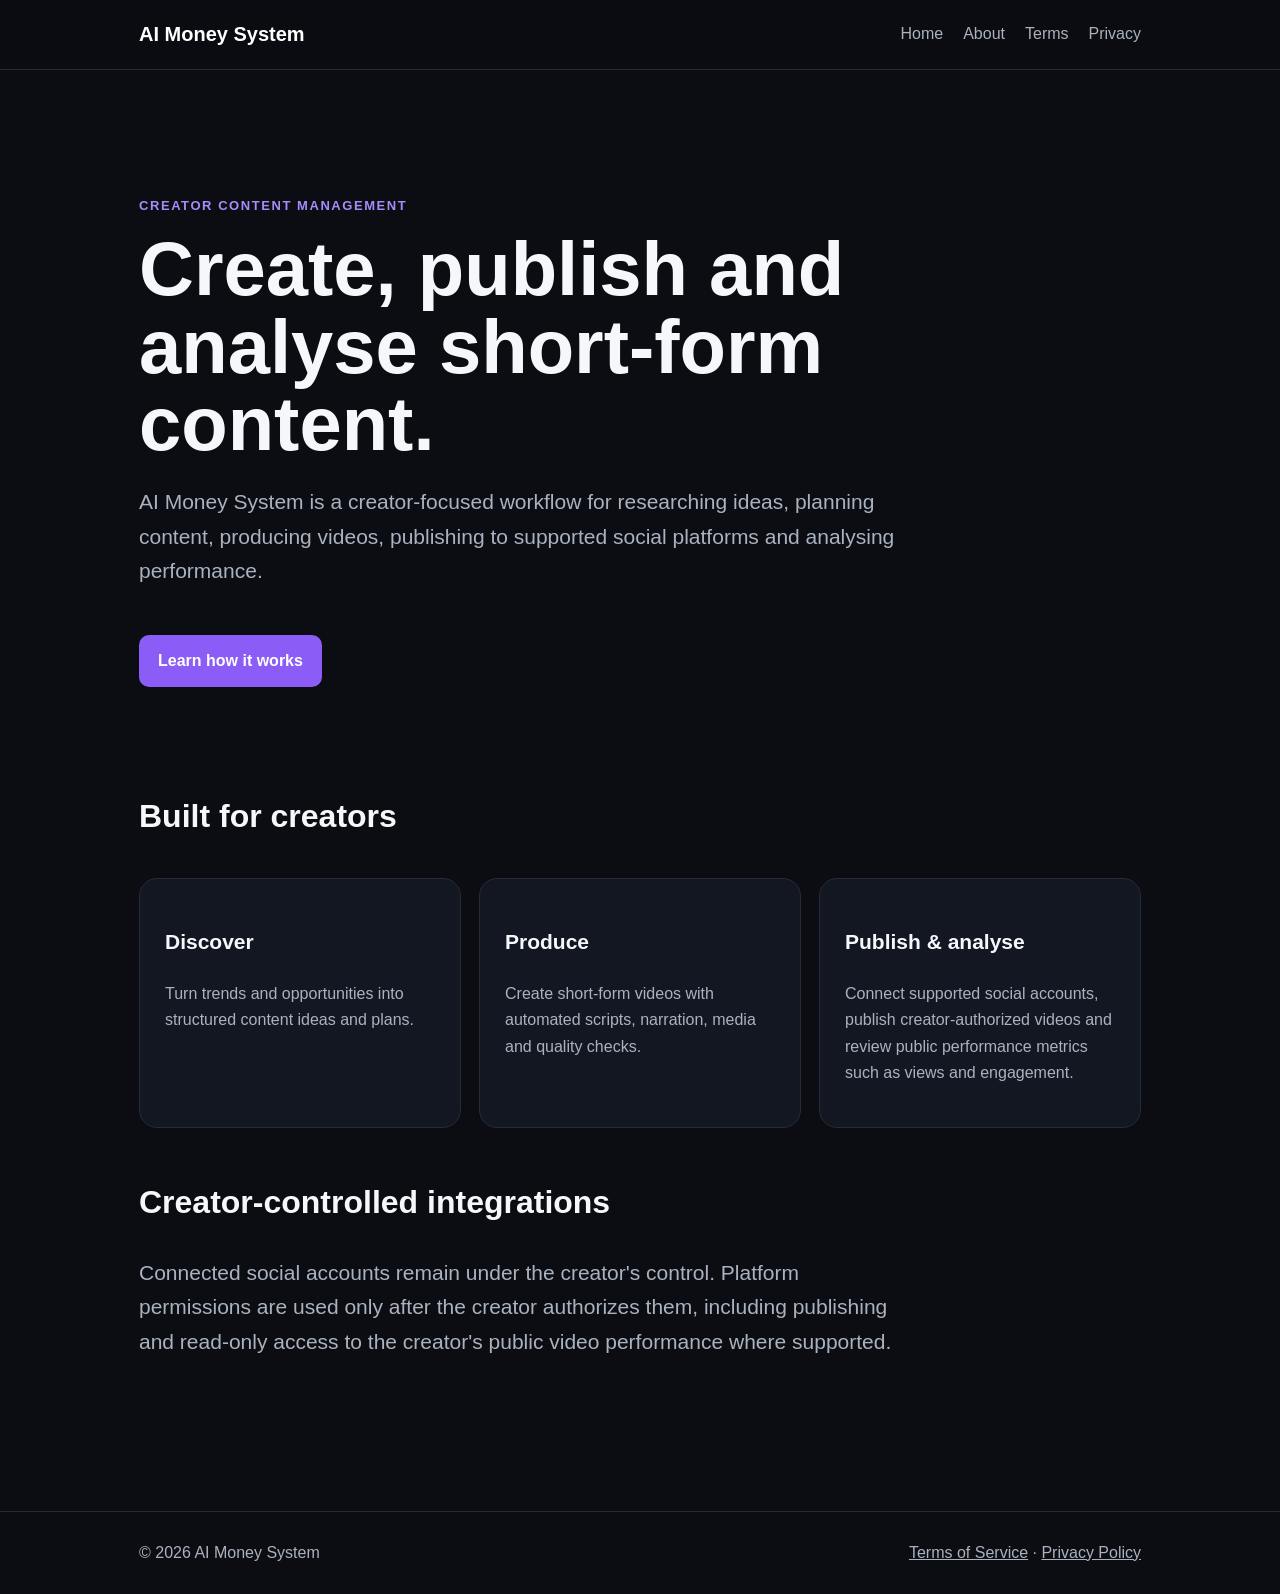
<file: index.html>
<!doctype html><html lang="en"><head><meta charset="utf-8"><meta name="viewport" content="width=device-width,initial-scale=1"><title>AI Money System</title><meta name="description" content="AI Money System helps creators plan, produce, publish and analyse short-form content across supported social platforms."><link rel="stylesheet" href="style.css"></head><body>
<header><nav class="nav"><a class="brand" href="index.html">AI Money System</a><div class="navlinks"><a href="index.html">Home</a><a href="about.html">About</a><a href="terms.html">Terms</a><a href="privacy.html">Privacy</a></div></nav></header>
<main><section class="hero"><div class="eyebrow">Creator content management</div><h1>Create, publish and analyse short-form content.</h1><p class="lead">AI Money System is a creator-focused workflow for researching ideas, planning content, producing videos, publishing to supported social platforms and analysing performance.</p><a class="cta" href="about.html">Learn how it works</a></section>
<section><h2>Built for creators</h2><div class="grid"><div class="card"><h3>Discover</h3><p>Turn trends and opportunities into structured content ideas and plans.</p></div><div class="card"><h3>Produce</h3><p>Create short-form videos with automated scripts, narration, media and quality checks.</p></div><div class="card"><h3>Publish & analyse</h3><p>Connect supported social accounts, publish creator-authorized videos and review public performance metrics such as views and engagement.</p></div></div></section>
<section><h2>Creator-controlled integrations</h2><p class="lead">Connected social accounts remain under the creator's control. Platform permissions are used only after the creator authorizes them, including publishing and read-only access to the creator's public video performance where supported.</p></section></main>
<footer><div class="foot"><span>© 2026 AI Money System</span><span><a href="terms.html">Terms of Service</a> · <a href="privacy.html">Privacy Policy</a></span></div></footer>
</body></html>
</file>
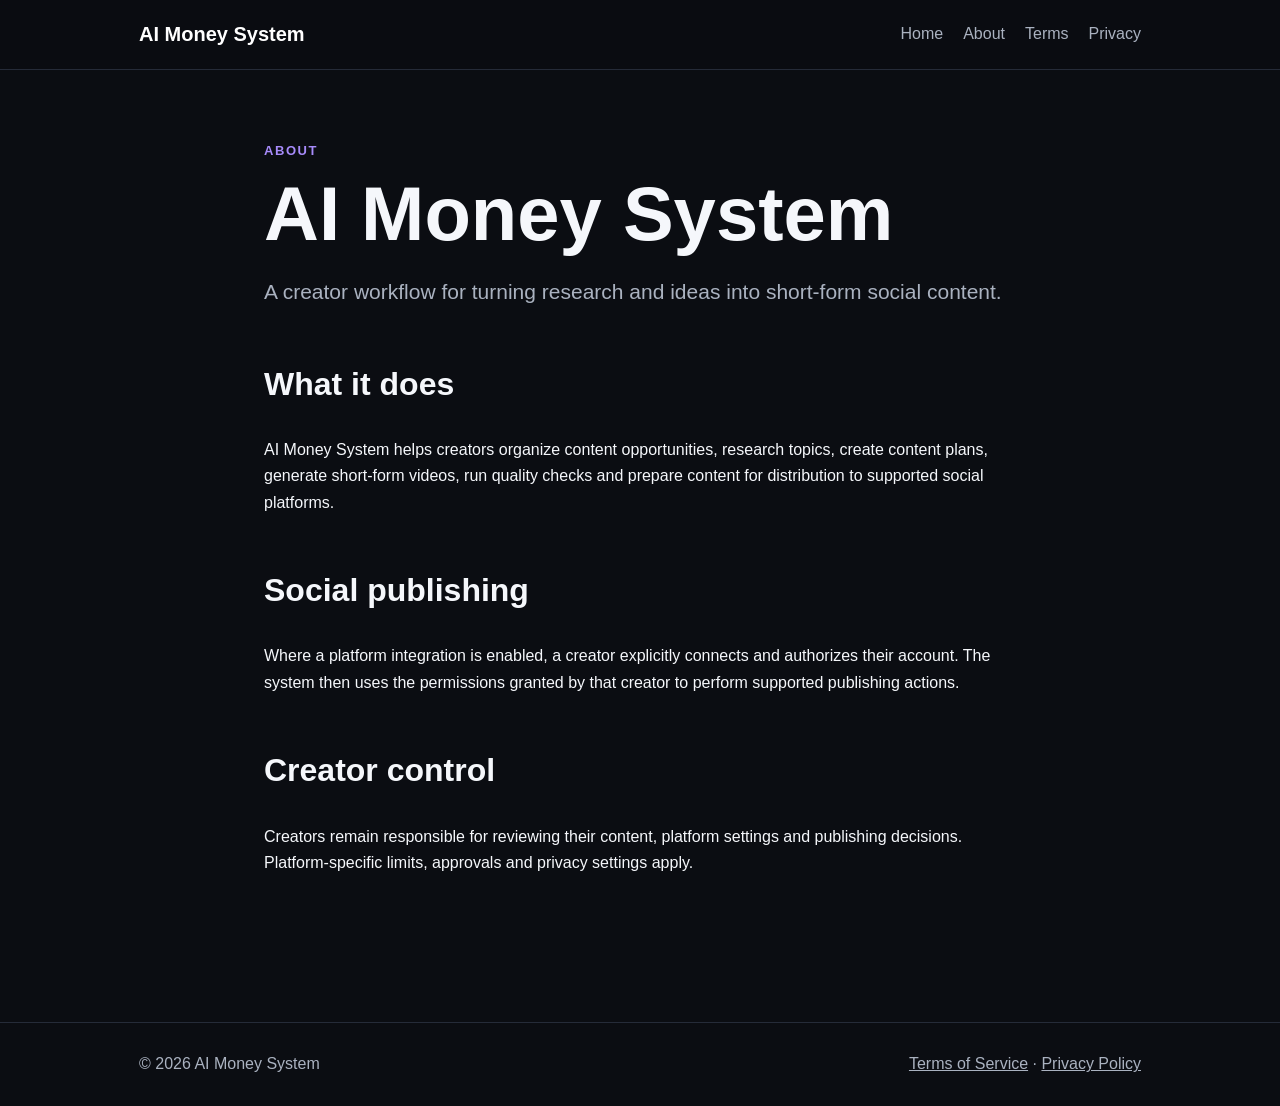
<file: about.html>
<!doctype html><html lang="en"><head><meta charset="utf-8"><meta name="viewport" content="width=device-width,initial-scale=1"><title>About — AI Money System</title><link rel="stylesheet" href="style.css"></head><body>
<header><nav class="nav"><a class="brand" href="index.html">AI Money System</a><div class="navlinks"><a href="index.html">Home</a><a href="about.html">About</a><a href="terms.html">Terms</a><a href="privacy.html">Privacy</a></div></nav></header>
<main class="page"><div class="eyebrow">About</div><h1>AI Money System</h1><p class="lead">A creator workflow for turning research and ideas into short-form social content.</p>
<h2>What it does</h2><p>AI Money System helps creators organize content opportunities, research topics, create content plans, generate short-form videos, run quality checks and prepare content for distribution to supported social platforms.</p>
<h2>Social publishing</h2><p>Where a platform integration is enabled, a creator explicitly connects and authorizes their account. The system then uses the permissions granted by that creator to perform supported publishing actions.</p>
<h2>Creator control</h2><p>Creators remain responsible for reviewing their content, platform settings and publishing decisions. Platform-specific limits, approvals and privacy settings apply.</p>
</main><footer><div class="foot"><span>© 2026 AI Money System</span><span><a href="terms.html">Terms of Service</a> · <a href="privacy.html">Privacy Policy</a></span></div></footer></body></html>
</file>
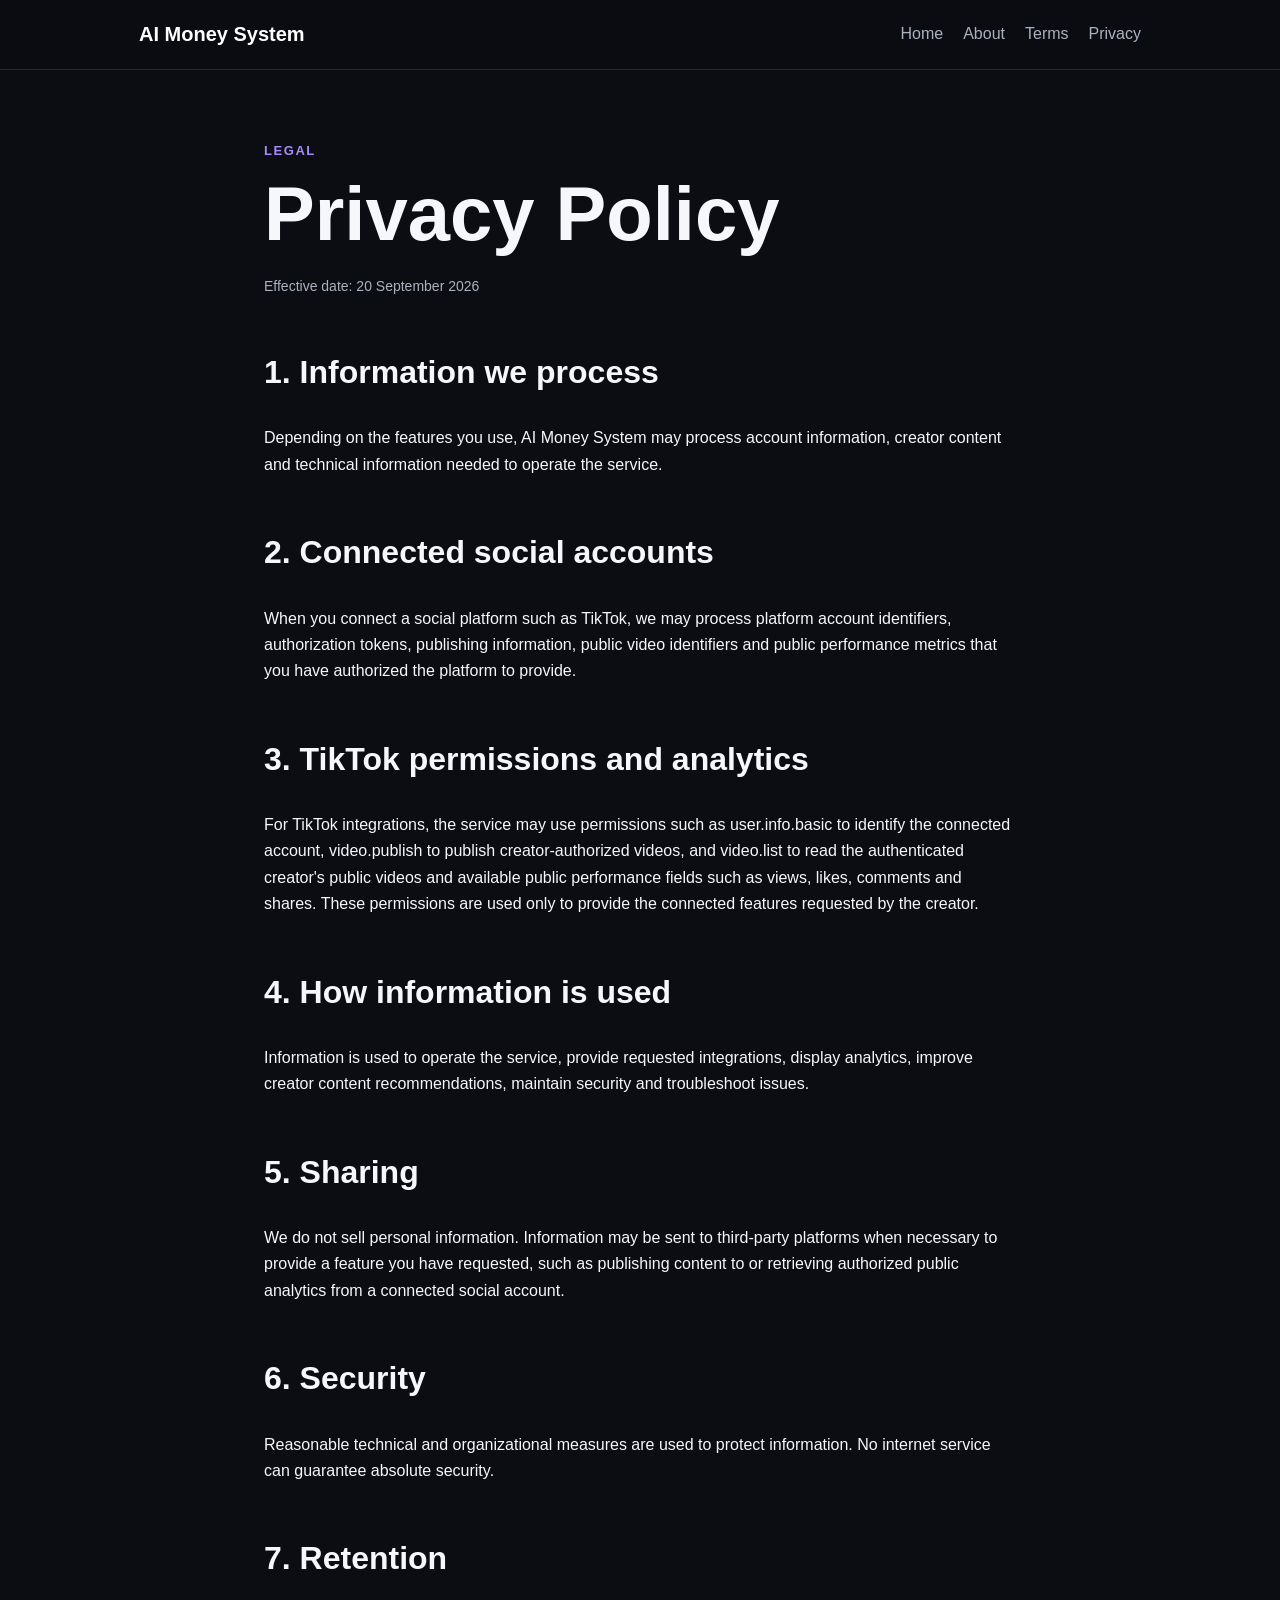
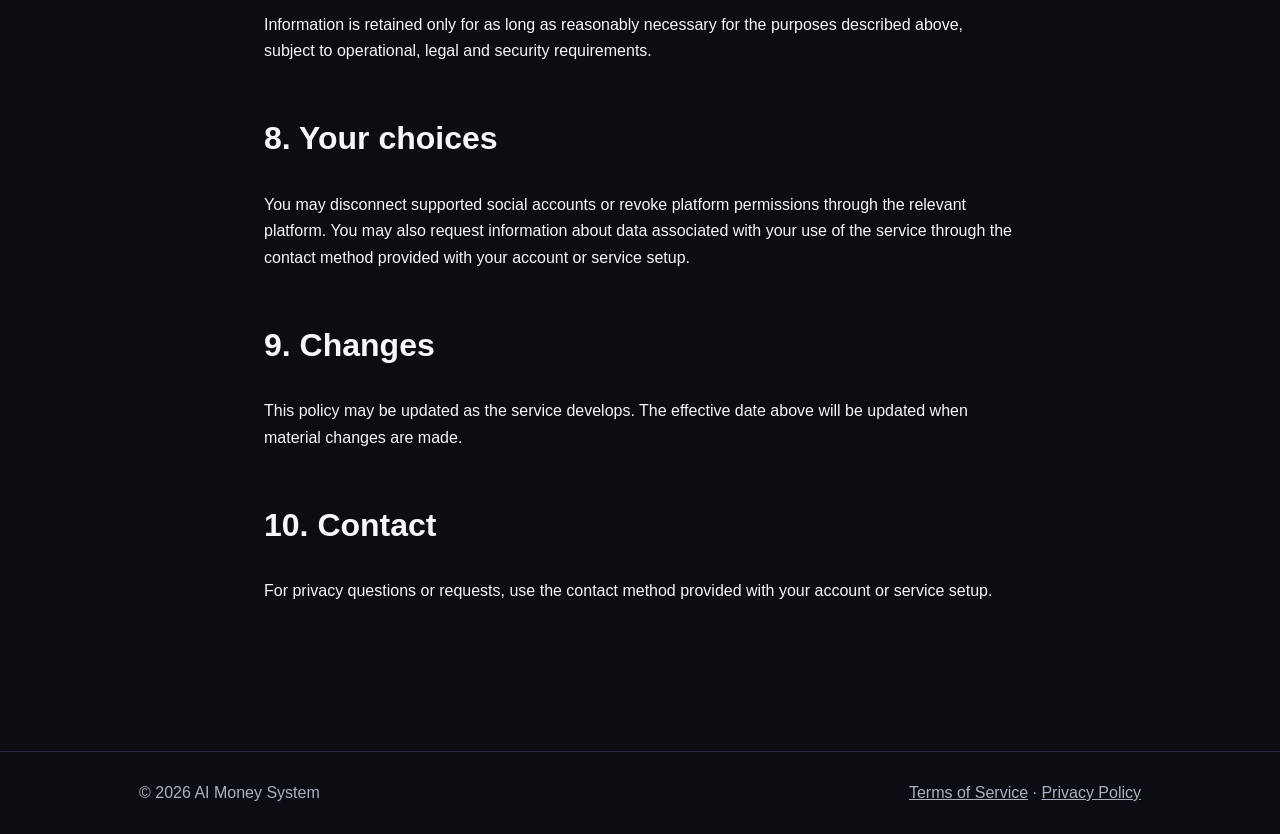
<file: privacy.html>
<!doctype html><html lang="en"><head><meta charset="utf-8"><meta name="viewport" content="width=device-width,initial-scale=1"><title>Privacy Policy — AI Money System</title><link rel="stylesheet" href="style.css"></head><body>
<header><nav class="nav"><a class="brand" href="index.html">AI Money System</a><div class="navlinks"><a href="index.html">Home</a><a href="about.html">About</a><a href="terms.html">Terms</a><a href="privacy.html">Privacy</a></div></nav></header>
<main class="page"><div class="eyebrow">Legal</div><h1>Privacy Policy</h1><p class="meta">Effective date: 20 September 2026</p>
<h2>1. Information we process</h2><p>Depending on the features you use, AI Money System may process account information, creator content and technical information needed to operate the service.</p>
<h2>2. Connected social accounts</h2><p>When you connect a social platform such as TikTok, we may process platform account identifiers, authorization tokens, publishing information, public video identifiers and public performance metrics that you have authorized the platform to provide.</p>
<h2>3. TikTok permissions and analytics</h2><p>For TikTok integrations, the service may use permissions such as user.info.basic to identify the connected account, video.publish to publish creator-authorized videos, and video.list to read the authenticated creator's public videos and available public performance fields such as views, likes, comments and shares. These permissions are used only to provide the connected features requested by the creator.</p>
<h2>4. How information is used</h2><p>Information is used to operate the service, provide requested integrations, display analytics, improve creator content recommendations, maintain security and troubleshoot issues.</p>
<h2>5. Sharing</h2><p>We do not sell personal information. Information may be sent to third-party platforms when necessary to provide a feature you have requested, such as publishing content to or retrieving authorized public analytics from a connected social account.</p>
<h2>6. Security</h2><p>Reasonable technical and organizational measures are used to protect information. No internet service can guarantee absolute security.</p>
<h2>7. Retention</h2><p>Information is retained only for as long as reasonably necessary for the purposes described above, subject to operational, legal and security requirements.</p>
<h2>8. Your choices</h2><p>You may disconnect supported social accounts or revoke platform permissions through the relevant platform. You may also request information about data associated with your use of the service through the contact method provided with your account or service setup.</p>
<h2>9. Changes</h2><p>This policy may be updated as the service develops. The effective date above will be updated when material changes are made.</p>
<h2>10. Contact</h2><p>For privacy questions or requests, use the contact method provided with your account or service setup.</p>
</main><footer><div class="foot"><span>© 2026 AI Money System</span><span><a href="terms.html">Terms of Service</a> · <a href="privacy.html">Privacy Policy</a></span></div></footer></body></html>
</file>
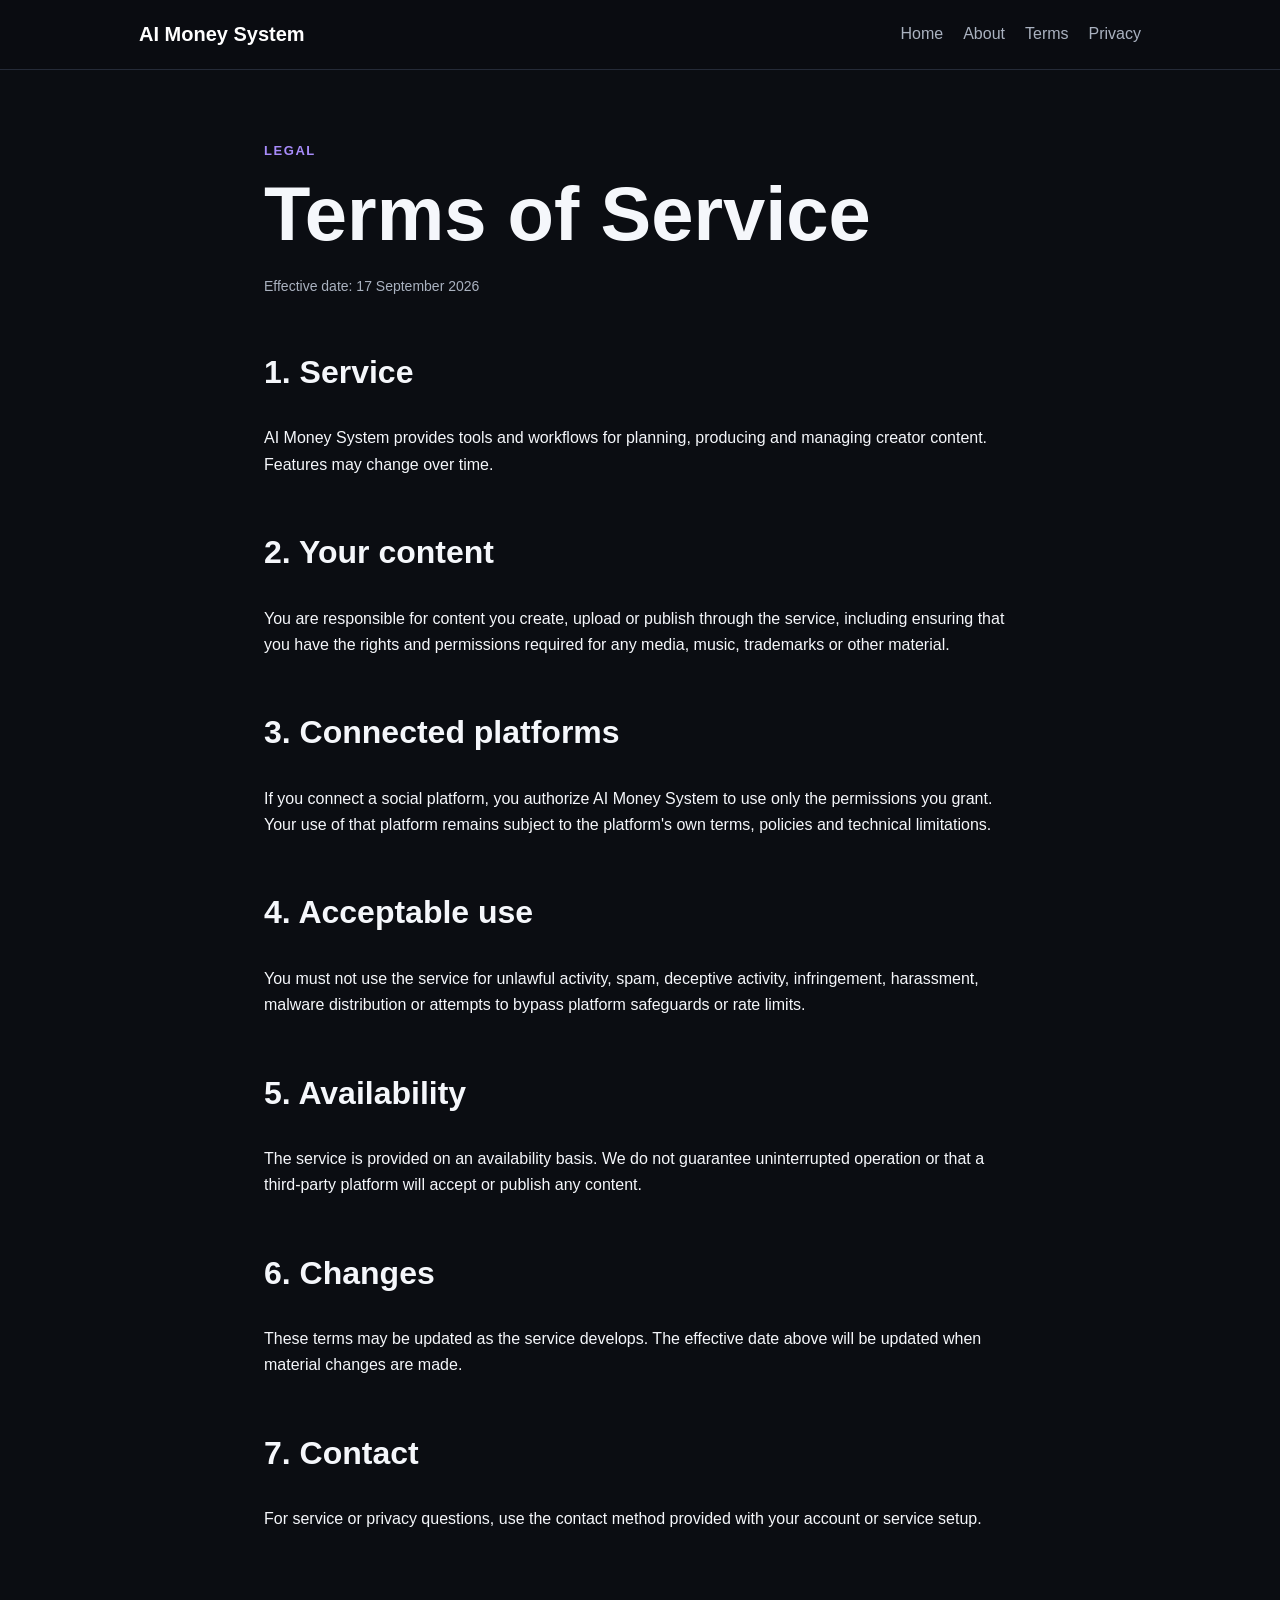
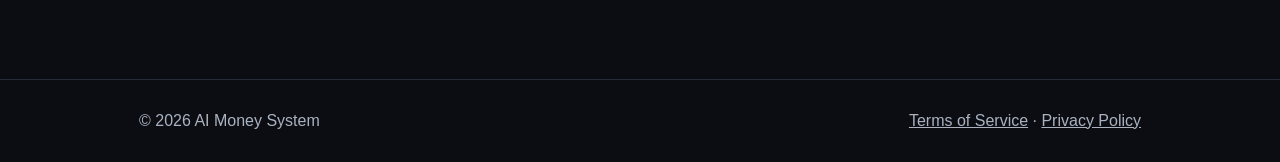
<file: terms.html>
<!doctype html><html lang="en"><head><meta charset="utf-8"><meta name="viewport" content="width=device-width,initial-scale=1"><title>Terms of Service — AI Money System</title><link rel="stylesheet" href="style.css"></head><body>
<header><nav class="nav"><a class="brand" href="index.html">AI Money System</a><div class="navlinks"><a href="index.html">Home</a><a href="about.html">About</a><a href="terms.html">Terms</a><a href="privacy.html">Privacy</a></div></nav></header>
<main class="page"><div class="eyebrow">Legal</div><h1>Terms of Service</h1><p class="meta">Effective date: 17 September 2026</p>
<h2>1. Service</h2><p>AI Money System provides tools and workflows for planning, producing and managing creator content. Features may change over time.</p>
<h2>2. Your content</h2><p>You are responsible for content you create, upload or publish through the service, including ensuring that you have the rights and permissions required for any media, music, trademarks or other material.</p>
<h2>3. Connected platforms</h2><p>If you connect a social platform, you authorize AI Money System to use only the permissions you grant. Your use of that platform remains subject to the platform's own terms, policies and technical limitations.</p>
<h2>4. Acceptable use</h2><p>You must not use the service for unlawful activity, spam, deceptive activity, infringement, harassment, malware distribution or attempts to bypass platform safeguards or rate limits.</p>
<h2>5. Availability</h2><p>The service is provided on an availability basis. We do not guarantee uninterrupted operation or that a third-party platform will accept or publish any content.</p>
<h2>6. Changes</h2><p>These terms may be updated as the service develops. The effective date above will be updated when material changes are made.</p>
<h2>7. Contact</h2><p>For service or privacy questions, use the contact method provided with your account or service setup.</p>
</main><footer><div class="foot"><span>© 2026 AI Money System</span><span><a href="terms.html">Terms of Service</a> · <a href="privacy.html">Privacy Policy</a></span></div></footer></body></html>
</file>
<file: style.css>
:root{--bg:#0b0d12;--panel:#131722;--text:#f5f7fb;--muted:#aab2c0;--accent:#8b5cf6;--border:#252b38}
*{box-sizing:border-box}body{margin:0;font-family:Inter,Arial,sans-serif;background:var(--bg);color:var(--text);line-height:1.65}
header{border-bottom:1px solid var(--border);background:#0b0d12cc;position:sticky;top:0;backdrop-filter:blur(10px)}
.nav{max-width:1050px;margin:auto;padding:18px 24px;display:flex;justify-content:space-between;align-items:center}
.brand{font-weight:800;color:#fff;text-decoration:none;font-size:20px}.navlinks{display:flex;gap:20px;flex-wrap:wrap}.navlinks a{color:var(--muted);text-decoration:none}.navlinks a:hover{color:#fff}
main{max-width:1050px;margin:auto;padding:70px 24px}.hero{padding:55px 0}.eyebrow{color:#a78bfa;font-weight:700;text-transform:uppercase;letter-spacing:.12em;font-size:13px}
h1{font-size:clamp(42px,7vw,76px);line-height:1.02;margin:14px 0 22px;max-width:850px}h2{font-size:32px;margin-top:48px}h3{font-size:21px}
.lead{font-size:21px;color:var(--muted);max-width:760px}.grid{display:grid;grid-template-columns:repeat(3,1fr);gap:18px;margin-top:35px}
.card{background:var(--panel);border:1px solid var(--border);border-radius:18px;padding:25px}.card p{color:var(--muted)}
.cta{display:inline-block;margin-top:25px;padding:13px 19px;background:var(--accent);color:#fff;text-decoration:none;border-radius:10px;font-weight:700}
.page{max-width:800px}.meta{color:var(--muted);font-size:14px}
footer{border-top:1px solid var(--border);margin-top:60px}.foot{max-width:1050px;margin:auto;padding:28px 24px;color:var(--muted);display:flex;justify-content:space-between;gap:20px;flex-wrap:wrap}.foot a{color:var(--muted)}
@media(max-width:760px){.grid{grid-template-columns:1fr}.nav{align-items:flex-start;gap:15px;flex-direction:column}}
</file>
